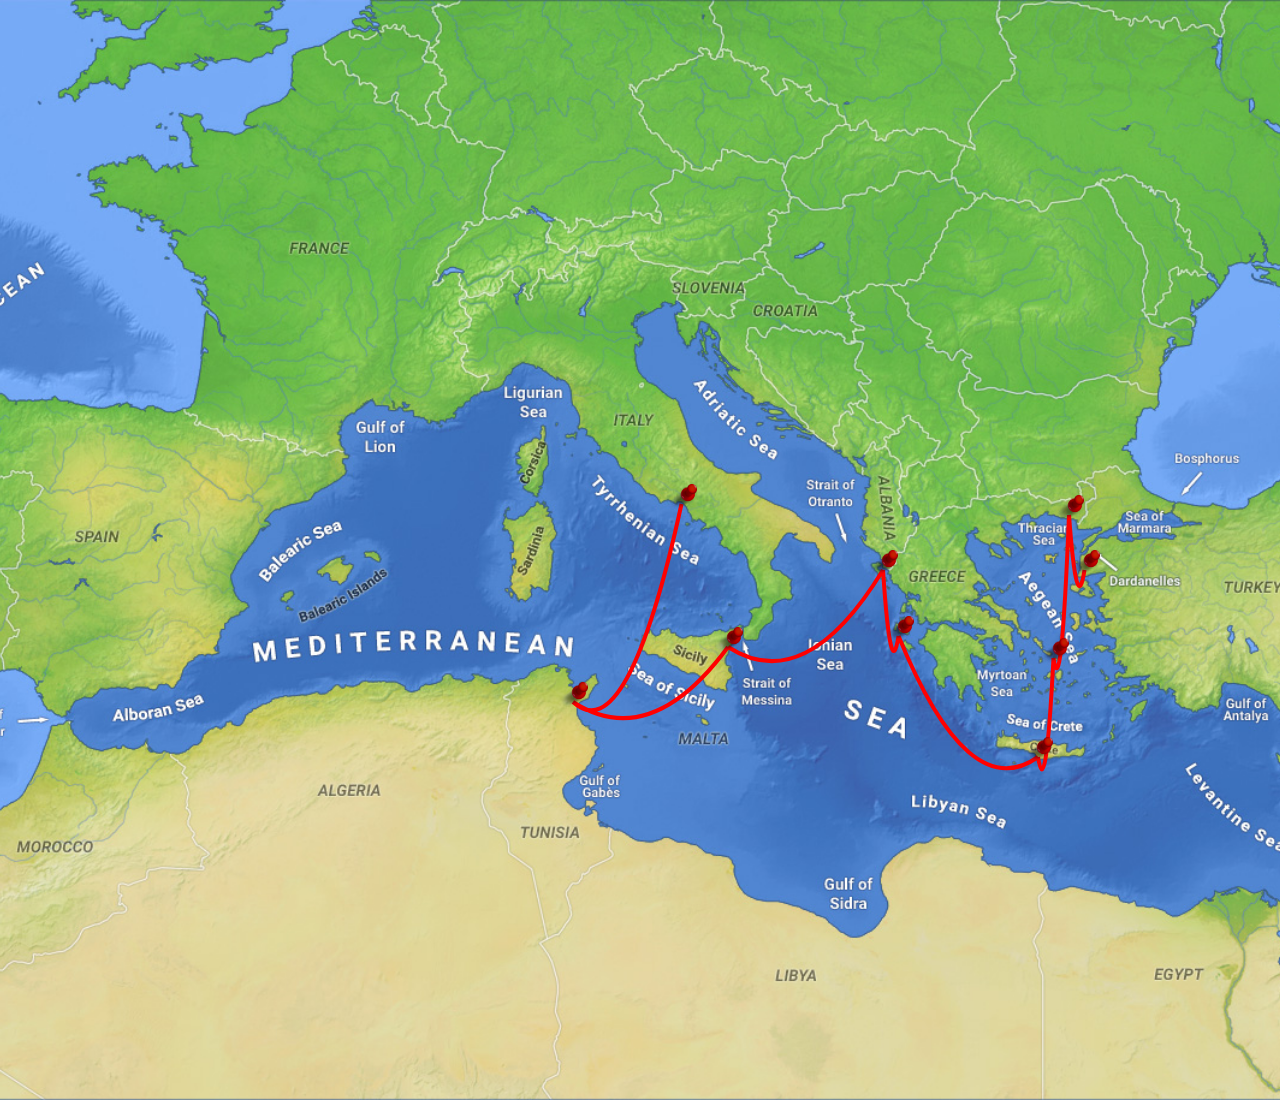
<file: index.html>
<!DOCTYPE html>
<html lang="en">
<head>
    <meta charset="UTF-8">
    <meta name="viewport" content="width=device-width, initial-scale=1.0">
    <title>Aeneas' Journey</title>
    <link rel="stylesheet" href="styles.css">
</head>
<body>
    <div class="map-container">
        <canvas id="mapCanvas"></canvas>
        <img src="map-image.jpg" alt="Map" class="map">
        <!-- Pins -->
        <div class="pin" style="top: 50%; left: 69%;" onclick="openModal(event, 'location1')"></div>
        <div class="pin" style="top: 45%; left: 68%;" onclick="openModal(event, 'location2')"></div>
        <div class="pin" style="top: 58%; left: 67%;" onclick="openModal(event, 'location3')"></div>
        <div class="pin" style="top: 67%; left: 66%;" onclick="openModal(event, 'location4')"></div>
        <div class="pin" style="top: 56%; left: 57%;" onclick="openModal(event, 'location5')"></div>
        <div class="pin" style="top: 50%; left: 56%;" onclick="openModal(event, 'location6')"></div>
        <div class="pin" style="top: 57%; left: 46%;" onclick="openModal(event, 'location7')"></div>
        <div class="pin" style="top: 62%; left: 36%;" onclick="openModal(event, 'location8')"></div>
        <div class="pin" style="top: 44%; left: 43%;" onclick="openModal(event, 'location9')"></div>
    </div>

    <!-- Modal -->
    <div id="modal" class="modal">
        <span class="close" onclick="closeModal()">&times;</span>
        <img id="modalImage" class="modal-content">
        <div id="modalText" class="caption"></div>
    </div>

    <script src="script.js"></script>
</body>
</html>
</file>
<file: styles.css>
/* styles.css */

/* General Reset */
body {
    margin: 0;
    font-family: Arial, sans-serif;
}

/* Map Container */
.map-container {
    position: relative;
    width: 1550px;
    height: 1100px;
}

.map {
    width: 100%;
    height: 100%;
    object-fit: cover;
}
#mapCanvas {
    position: absolute;
    top: 0;
    left: 0;
    width: 100%;
    height: 100%;
    pointer-events: none; /* Allows clicks to pass through to pins */
}

/* Pins */
.pin {
  position: absolute;
  width: 30px; /* Adjust width */
  height: 40px; /* Adjust height */
  background-image: url('pin.png'); /* Replace with your pin image */
  background-size: contain; /* Ensure the image fits within the element */
  background-repeat: no-repeat;
  cursor: pointer;
}

/* Modal Styles */
.modal {
    display: none;
    position: absolute; /* Positioned relative to the pin */
    z-index: 1;
    width: 300px; /* Fixed size */
    padding: 15px;
    background-color: white;
    box-shadow: 0px 4px 8px rgba(0,0,0,0.2);
    border-radius: 10px;
}

.modal-content {
    width: 100%;
}

.caption {
    margin-top: 10px;
}

.close {
    position: absolute;
    top: -10px;
    right: -10px;
    background-color: red;
    color: white;
    font-size: 20px;
    border-radius: 50%;
    width: 25px;
    height: 25px;
    text-align: center;
}
</file>
